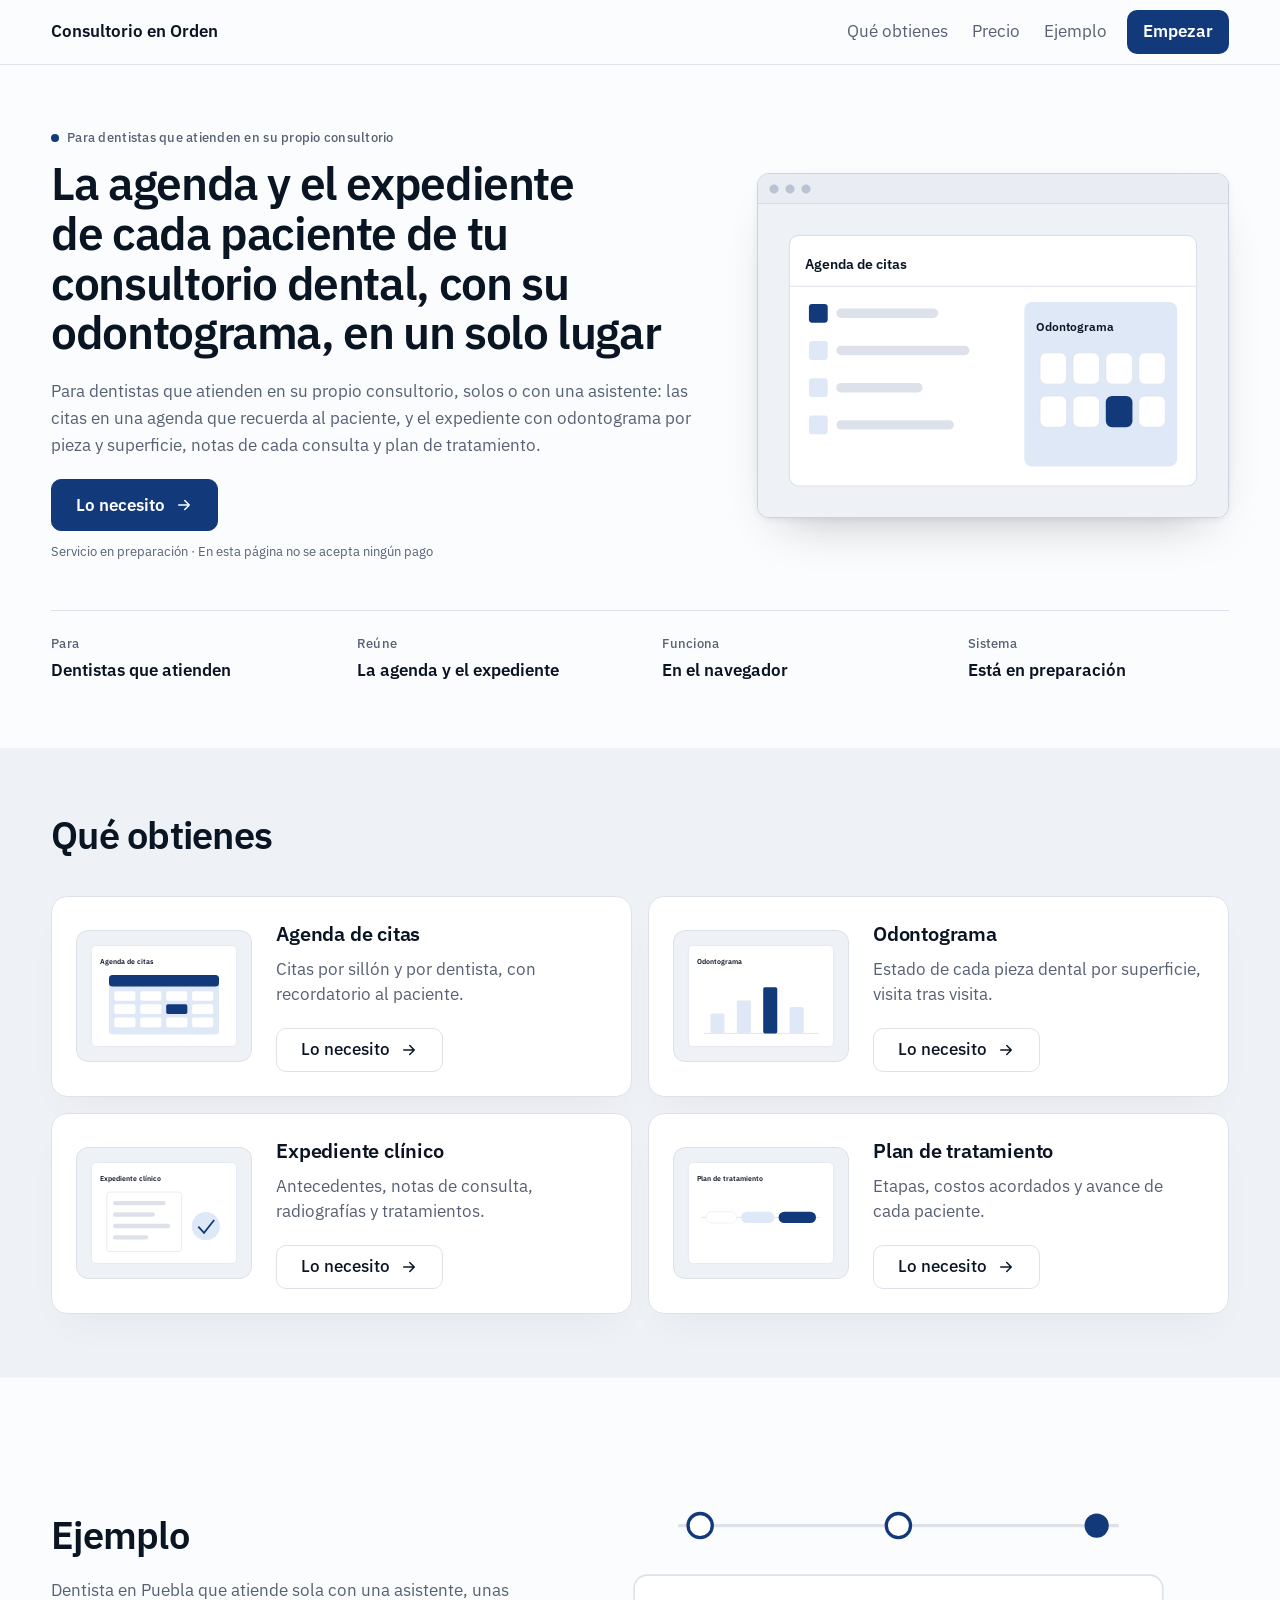
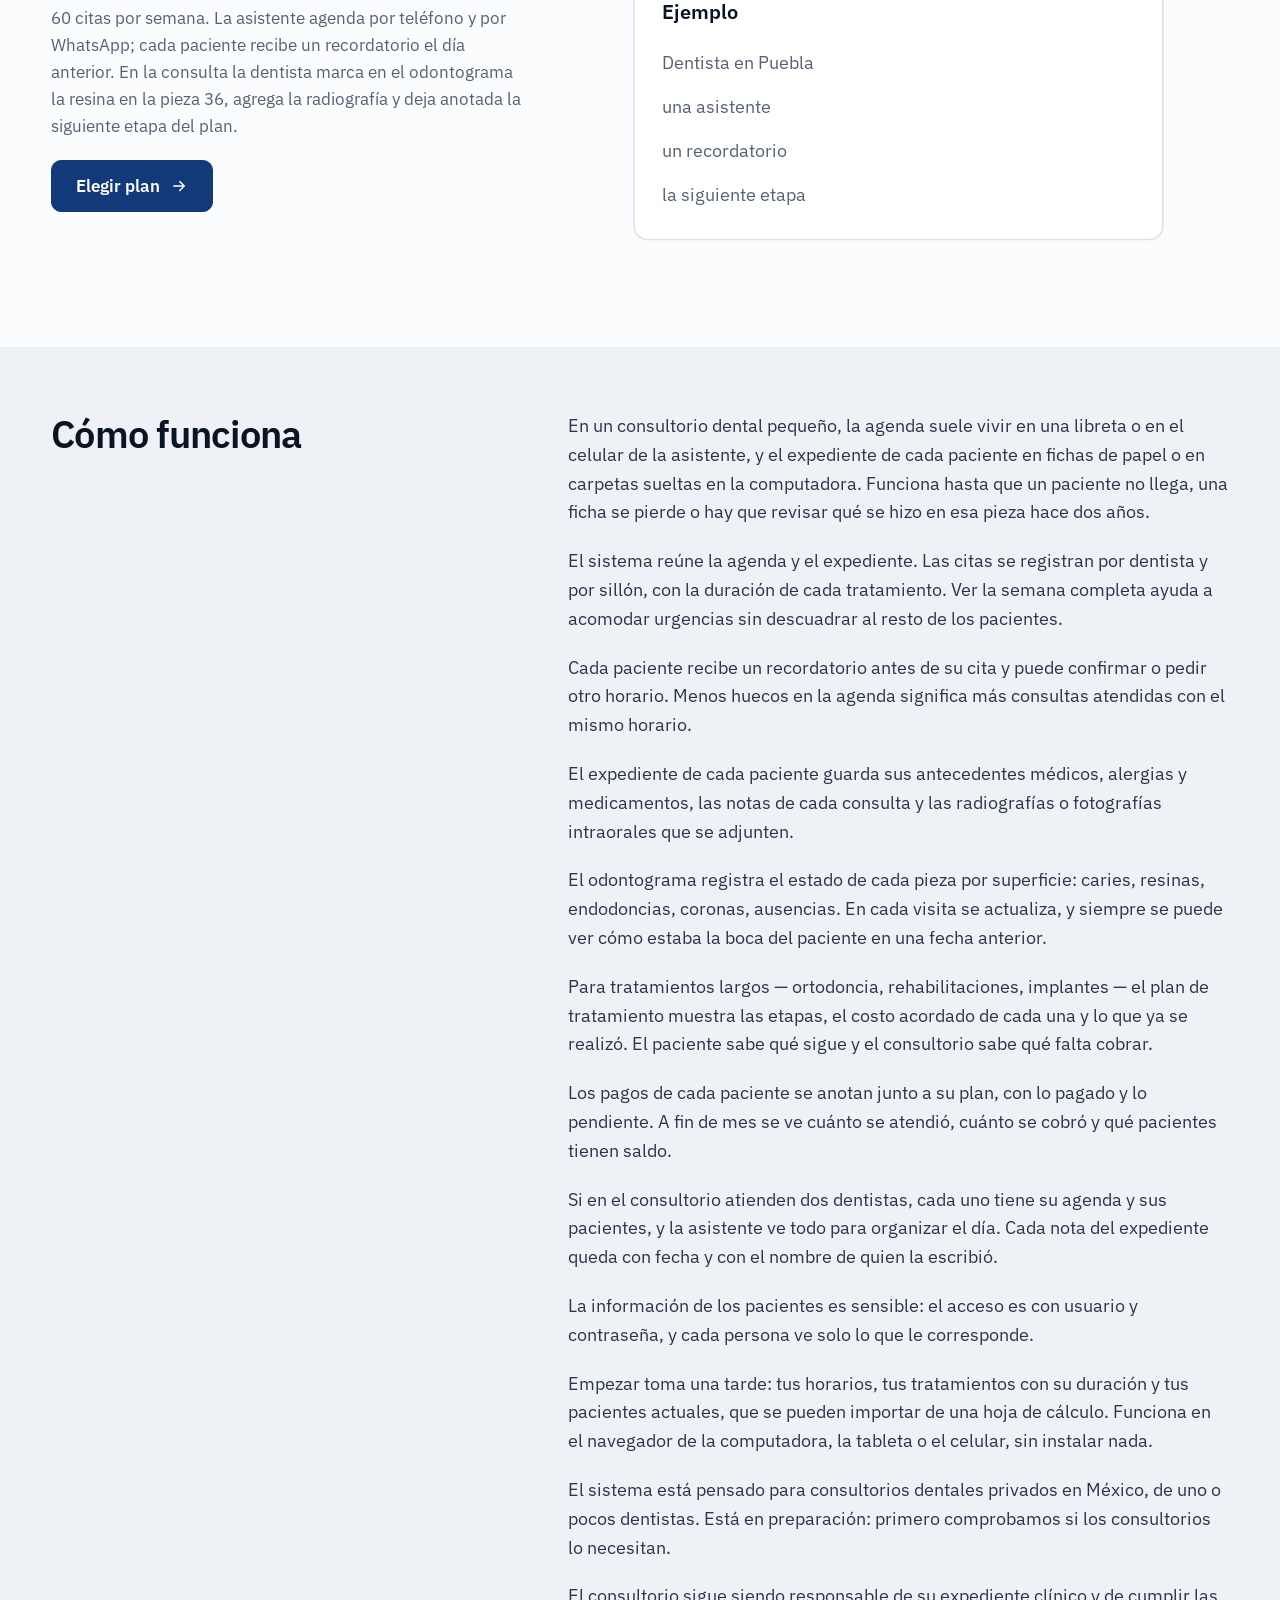
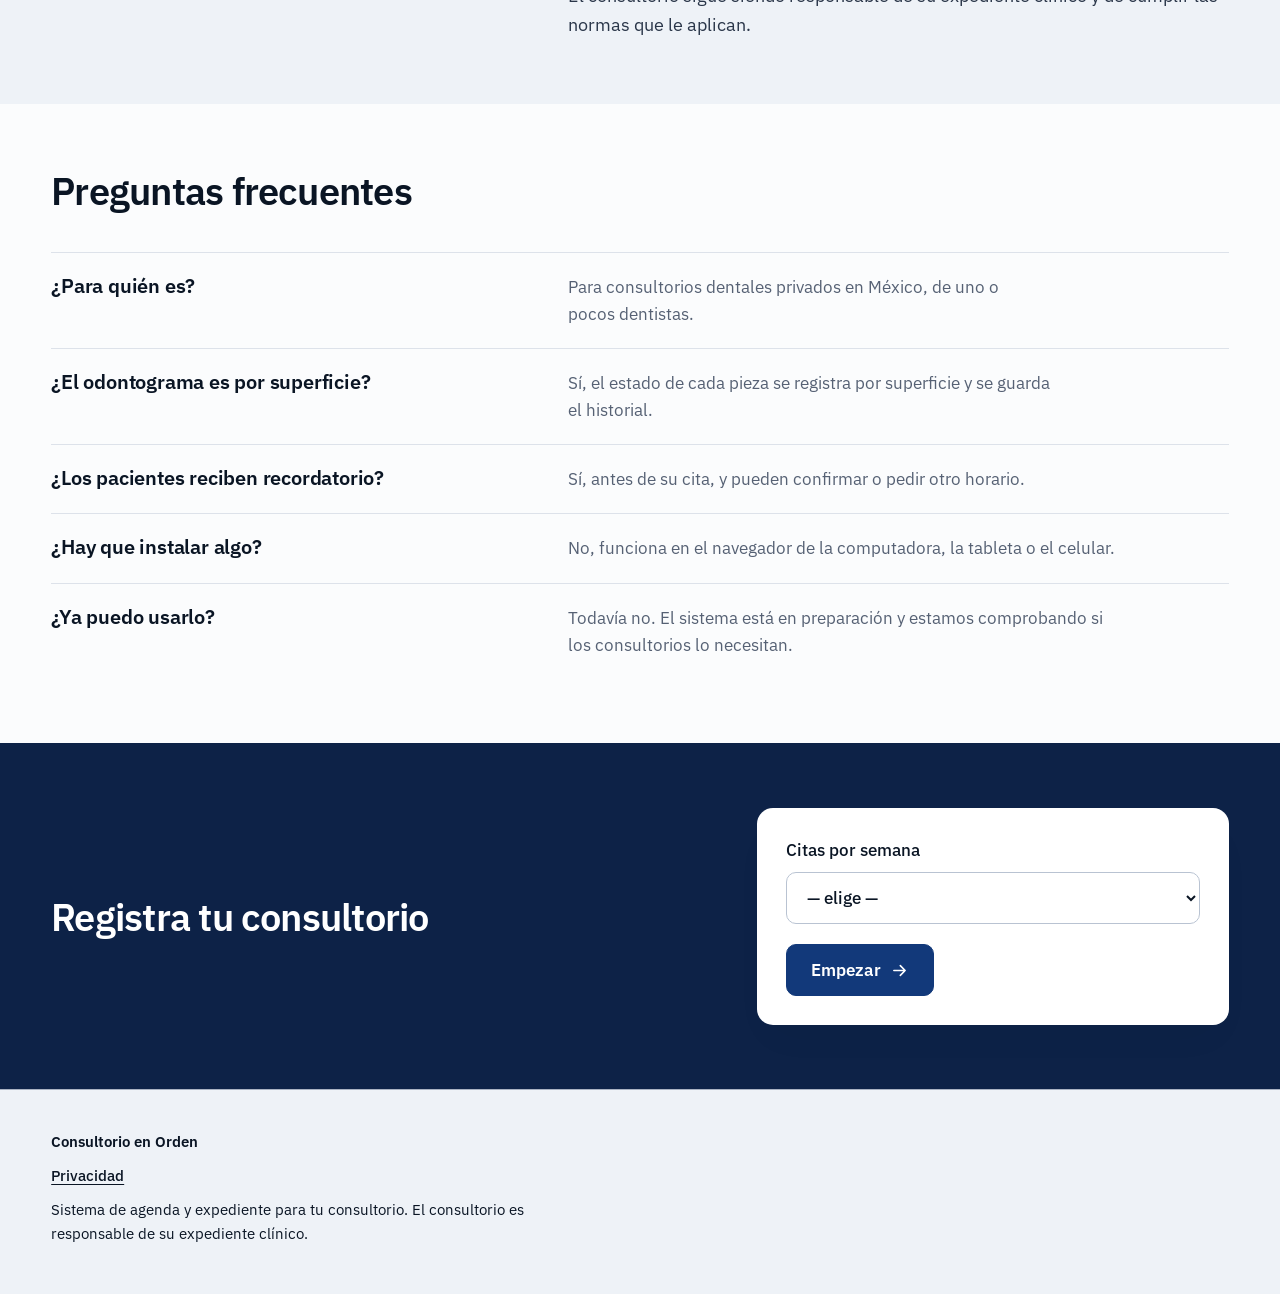
<file: index.html>
<!doctype html>
<html lang="es-MX">
<head>
<meta charset="utf-8">
<!-- Google Tag Manager -->
<script>(function(w,d,s,l,i){w[l]=w[l]||[];w[l].push({'gtm.start':
new Date().getTime(),event:'gtm.js'});var f=d.getElementsByTagName(s)[0],
j=d.createElement(s),dl=l!='dataLayer'?'&l='+l:'';j.async=true;j.src=
'https://www.googletagmanager.com/gtm.js?id='+i+dl;f.parentNode.insertBefore(j,f);
})(window,document,'script','dataLayer','GTM-TQSDMXL4');</script>
<!-- End Google Tag Manager -->
<meta name="viewport" content="width=device-width,initial-scale=1">
<link rel="canonical" href="https://consultoriomx.dokufolio.com/">
<title>Agenda y expediente dental para consultorios en México</title>
<meta name="description" content="Para consultorios dentales en México: agenda de citas con recordatorio y expediente de cada paciente con odontograma e historial de tratamientos.">
<link rel="icon" href="favicon.svg">
<link rel="stylesheet" href="style.css">
<link rel="preconnect" href="https://fonts.googleapis.com">
<link rel="preconnect" href="https://fonts.gstatic.com" crossorigin>
<link rel="stylesheet" href="https://fonts.googleapis.com/css2?family=IBM+Plex+Sans:wght@400;500;600&display=swap">
<link rel="stylesheet" href="variant.css">
<script src="smoke.js" defer></script>
<!-- faq-jsonld:start -->
<script type="application/ld+json">
{
 "@context": "https://schema.org",
 "@type": "FAQPage",
 "mainEntity": [
  {
   "@type": "Question",
   "name": "¿Para quién es?",
   "acceptedAnswer": {
    "@type": "Answer",
    "text": "Para consultorios dentales privados en México, de uno o pocos dentistas."
   }
  },
  {
   "@type": "Question",
   "name": "¿El odontograma es por superficie?",
   "acceptedAnswer": {
    "@type": "Answer",
    "text": "Sí, el estado de cada pieza se registra por superficie y se guarda el historial."
   }
  },
  {
   "@type": "Question",
   "name": "¿Los pacientes reciben recordatorio?",
   "acceptedAnswer": {
    "@type": "Answer",
    "text": "Sí, antes de su cita, y pueden confirmar o pedir otro horario."
   }
  },
  {
   "@type": "Question",
   "name": "¿Hay que instalar algo?",
   "acceptedAnswer": {
    "@type": "Answer",
    "text": "No, funciona en el navegador de la computadora, la tableta o el celular."
   }
  },
  {
   "@type": "Question",
   "name": "¿Ya puedo usarlo?",
   "acceptedAnswer": {
    "@type": "Answer",
    "text": "Todavía no. El sistema está en preparación y estamos comprobando si los consultorios lo necesitan."
   }
  }
 ]
}
</script>
<!-- faq-jsonld:end -->
</head>
<body>
<!-- Google Tag Manager (noscript) -->
<noscript><iframe src="https://www.googletagmanager.com/ns.html?id=GTM-TQSDMXL4"
height="0" width="0" style="display:none;visibility:hidden"></iframe></noscript>
<!-- End Google Tag Manager (noscript) -->

<header><div class="shell">
  <a class="home" href="index.html" data-ev="click_logo_home">Consultorio en Orden</a>
  <nav><a href="#que" data-ev="click_nav_que">Qué obtienes</a><a href="price.html" data-ev="click_nav_precio">Precio</a><a href="#ejemplo" data-ev="click_nav_ejemplo">Ejemplo</a><a href="#start" data-ev="click_nav_start">Empezar</a></nav>
</div></header>

<main class="shell">
  <section class="split">
    <div class="stack">
      <p class="meta rise"><span class="dot"></span> Para dentistas que atienden en su propio consultorio</p>
      <h1 class="rise" style="--i:1" data-len="xlong">La agenda y el expediente de cada paciente de tu consultorio dental, con su odontograma, en un solo lugar</h1>
      <p class="rise" style="--i:2">Para dentistas que atienden en su propio consultorio, solos o con una asistente: las citas en una agenda que recuerda al paciente, y el expediente con odontograma por pieza y superficie, notas de cada consulta y plan de tratamiento.</p>
      <a class="button rise" style="--i:3" href="price.html" data-ev="cta_click">Lo necesito</a>
      <p class="meta rise" style="--i:4">Servicio en preparación · En esta página no se acepta ningún pago</p>
    </div>
    <figure class="window rise" style="--i:2"><svg aria-hidden="true" focusable="false" class="shot" xmlns="http://www.w3.org/2000/svg" viewBox="0 0 1200 800"><rect width="1200" height="800" fill="#eef2f7" /><rect x="80" y="80" width="1040" height="640" rx="24" stroke="#dde2ea" stroke-width="3" fill="#ffffff" /><text x="120" y="165" font-size="36" font-weight="600" fill="#0a1524">Agenda de citas</text><line x1="80" y1="210" x2="1120" y2="210" stroke="#dde2ea" stroke-width="3" /><rect x="130" y="255" width="48" height="48" rx="8" fill="#12397a" /><rect x="200" y="267" width="260" height="24" rx="12" fill="#dde2ea" /><rect x="130" y="350" width="48" height="48" rx="8" fill="#dfe8f7" /><rect x="200" y="362" width="340" height="24" rx="12" fill="#dde2ea" /><rect x="130" y="445" width="48" height="48" rx="8" fill="#dfe8f7" /><rect x="200" y="457" width="220" height="24" rx="12" fill="#dde2ea" /><rect x="130" y="540" width="48" height="48" rx="8" fill="#dfe8f7" /><rect x="200" y="552" width="300" height="24" rx="12" fill="#dde2ea" /><rect x="680" y="250" width="390" height="420" rx="20" fill="#dfe8f7" /><text x="710" y="325" font-size="30" font-weight="600" fill="#0a1524">Odontograma</text><rect x="720" y="380" width="68" height="80" rx="16" stroke="#dde2ea" stroke-width="2" fill="#ffffff" /><rect x="804" y="380" width="68" height="80" rx="16" stroke="#dde2ea" stroke-width="2" fill="#ffffff" /><rect x="888" y="380" width="68" height="80" rx="16" stroke="#dde2ea" stroke-width="2" fill="#ffffff" /><rect x="972" y="380" width="68" height="80" rx="16" stroke="#dde2ea" stroke-width="2" fill="#ffffff" /><rect x="720" y="490" width="68" height="80" rx="16" stroke="#dde2ea" stroke-width="2" fill="#ffffff" /><rect x="804" y="490" width="68" height="80" rx="16" stroke="#dde2ea" stroke-width="2" fill="#ffffff" /><rect x="888" y="490" width="68" height="80" rx="16" fill="#12397a" /><rect x="972" y="490" width="68" height="80" rx="16" stroke="#dde2ea" stroke-width="2" fill="#ffffff" /></svg></figure>
    <dl class="facts">
      <div><dt>Para</dt><dd>Dentistas que atienden</dd></div>
      <div><dt>Reúne</dt><dd>La agenda y el expediente</dd></div>
      <div><dt>Funciona</dt><dd>En el navegador</dd></div>
      <div><dt>Sistema</dt><dd>Está en preparación</dd></div>
    </dl>
  </section>

  <section id="que" data-view="features_view">
    <div class="stack"><h2>Qué obtienes</h2></div>
    <div class="bento">
      <article class="tile stack reveal">
        <div class="art"><svg aria-hidden="true" focusable="false" xmlns="http://www.w3.org/2000/svg" viewBox="0 0 800 600"><rect width="800" height="600" fill="#eef2f7" /><rect x="70" y="70" width="660" height="460" rx="22" stroke="#dde2ea" stroke-width="3" fill="#ffffff" /><text x="110" y="155" font-size="32" font-weight="600" fill="#0a1524">Agenda de citas</text><rect x="150" y="205" width="500" height="270" rx="16" fill="#dfe8f7" /><rect x="150" y="205" width="500" height="52" rx="16" fill="#12397a" /><rect x="174" y="278" width="96" height="44" rx="8" fill="#ffffff" /><rect x="292" y="278" width="96" height="44" rx="8" fill="#ffffff" /><rect x="410" y="278" width="96" height="44" rx="8" fill="#ffffff" /><rect x="528" y="278" width="96" height="44" rx="8" fill="#ffffff" /><rect x="174" y="338" width="96" height="44" rx="8" fill="#ffffff" /><rect x="292" y="338" width="96" height="44" rx="8" fill="#ffffff" /><rect x="410" y="338" width="96" height="44" rx="8" fill="#12397a" /><rect x="528" y="338" width="96" height="44" rx="8" fill="#ffffff" /><rect x="174" y="398" width="96" height="44" rx="8" fill="#ffffff" /><rect x="292" y="398" width="96" height="44" rx="8" fill="#ffffff" /><rect x="410" y="398" width="96" height="44" rx="8" fill="#ffffff" /><rect x="528" y="398" width="96" height="44" rx="8" fill="#ffffff" /></svg></div>
        <h3>Agenda de citas</h3><p>Citas por sillón y por dentista, con recordatorio al paciente.</p>
        <a class="button quiet" href="price.html" data-ev="feature_agenda">Lo necesito</a>
      </article>
      <article class="tile stack reveal">
        <div class="art"><svg aria-hidden="true" focusable="false" xmlns="http://www.w3.org/2000/svg" viewBox="0 0 800 600"><rect width="800" height="600" fill="#eef2f7" /><rect x="70" y="70" width="660" height="460" rx="22" stroke="#dde2ea" stroke-width="3" fill="#ffffff" /><text x="110" y="155" font-size="32" font-weight="600" fill="#0a1524">Odontograma</text><line x1="140" y1="470" x2="660" y2="470" stroke="#dde2ea" stroke-width="4" /><rect x="170" y="380" width="64" height="90" rx="8" fill="#dfe8f7" /><rect x="290" y="320" width="64" height="150" rx="8" fill="#dfe8f7" /><rect x="410" y="260" width="64" height="210" rx="8" fill="#12397a" /><rect x="530" y="350" width="64" height="120" rx="8" fill="#dfe8f7" /></svg></div>
        <h3>Odontograma</h3><p>Estado de cada pieza dental por superficie, visita tras visita.</p>
        <a class="button quiet" href="price.html" data-ev="feature_odontograma">Lo necesito</a>
      </article>
      <article class="tile stack reveal">
        <div class="art"><svg aria-hidden="true" focusable="false" xmlns="http://www.w3.org/2000/svg" viewBox="0 0 800 600"><rect width="800" height="600" fill="#eef2f7" /><rect x="70" y="70" width="660" height="460" rx="22" stroke="#dde2ea" stroke-width="3" fill="#ffffff" /><text x="110" y="155" font-size="32" font-weight="600" fill="#0a1524">Expediente clínico</text><rect x="140" y="205" width="340" height="270" rx="12" stroke="#dde2ea" stroke-width="3" fill="#ffffff" /><rect x="168" y="245" width="240" height="20" rx="10" fill="#dde2ea" /><rect x="168" y="297" width="190" height="20" rx="10" fill="#dde2ea" /><rect x="168" y="349" width="260" height="20" rx="10" fill="#dde2ea" /><rect x="168" y="401" width="160" height="20" rx="10" fill="#dde2ea" /><circle cx="590" cy="360" r="64" fill="#dfe8f7" /><polyline points="556,362 582,390 628,332" fill="none" stroke="#12397a" stroke-width="8" /></svg></div>
        <h3>Expediente clínico</h3><p>Antecedentes, notas de consulta, radiografías y tratamientos.</p>
        <a class="button quiet" href="price.html" data-ev="feature_expediente">Lo necesito</a>
      </article>
      <article class="tile stack reveal">
        <div class="art"><svg aria-hidden="true" focusable="false" xmlns="http://www.w3.org/2000/svg" viewBox="0 0 800 600"><rect width="800" height="600" fill="#eef2f7" /><rect x="70" y="70" width="660" height="460" rx="22" stroke="#dde2ea" stroke-width="3" fill="#ffffff" /><text x="110" y="155" font-size="32" font-weight="600" fill="#0a1524">Plan de tratamiento</text><line x1="130" y1="320" x2="670" y2="320" stroke="#dde2ea" stroke-width="4" /><rect x="150" y="294" width="140" height="52" rx="26" stroke="#dde2ea" stroke-width="2" fill="#ffffff" /><rect x="310" y="294" width="150" height="52" rx="26" fill="#dfe8f7" /><rect x="480" y="294" width="170" height="52" rx="26" fill="#12397a" /></svg></div>
        <h3>Plan de tratamiento</h3><p>Etapas, costos acordados y avance de cada paciente.</p>
        <a class="button quiet" href="price.html" data-ev="feature_plan">Lo necesito</a>
      </article>
    </div>
  </section>

  <section id="ejemplo" data-view="example_view" class="split flip">
    <div class="stack">
      <h2>Ejemplo</h2>
      <p>Dentista en Puebla que atiende sola con una asistente, unas 60 citas por semana. La asistente agenda por teléfono y por WhatsApp; cada paciente recibe un recordatorio el día anterior. En la consulta la dentista marca en el odontograma la resina en la pieza 36, agrega la radiografía y deja anotada la siguiente etapa del plan.</p>
    <a class="button" href="price.html" data-ev="click_cta_after_example">Elegir plan</a>
    </div>
<svg aria-hidden="true" focusable="false" class="shot reveal" xmlns="http://www.w3.org/2000/svg" viewBox="0 0 1200 800"><rect width="1200" height="800" fill="#eef2f7" /><line x1="200" y1="150" x2="1000" y2="150" stroke="#dde2ea" stroke-width="6" /><circle cx="240" cy="150" r="22" fill="#ffffff" stroke="#12397a" stroke-width="6" /><circle cx="600" cy="150" r="22" fill="#ffffff" stroke="#12397a" stroke-width="6" /><circle cx="960" cy="150" r="22" fill="#12397a" /><rect x="120" y="240" width="960" height="480" rx="24" stroke="#dde2ea" stroke-width="3" fill="#ffffff" /><text x="170" y="320" font-size="36" font-weight="600" fill="#0a1524">Ejemplo</text><text x="170" y="410" font-size="32" fill="#566174">Dentista en Puebla</text><text x="170" y="490" font-size="32" fill="#566174">una asistente</text><text x="170" y="570" font-size="32" fill="#566174">un recordatorio</text><text x="170" y="650" font-size="32" fill="#566174">la siguiente etapa</text></svg>
  </section>
<!-- seo-tekst:start -->
  <section id="opis" class="split flip">
    <div class="stack"><h2>Cómo funciona</h2></div>
    <div class="stack">
      <p>En un consultorio dental pequeño, la agenda suele vivir en una libreta o en el celular de la asistente, y el expediente de cada paciente en fichas de papel o en carpetas sueltas en la computadora. Funciona hasta que un paciente no llega, una ficha se pierde o hay que revisar qué se hizo en esa pieza hace dos años.</p>
    <p>El sistema reúne la agenda y el expediente. Las citas se registran por dentista y por sillón, con la duración de cada tratamiento. Ver la semana completa ayuda a acomodar urgencias sin descuadrar al resto de los pacientes.</p>
    <p>Cada paciente recibe un recordatorio antes de su cita y puede confirmar o pedir otro horario. Menos huecos en la agenda significa más consultas atendidas con el mismo horario.</p>
    <p>El expediente de cada paciente guarda sus antecedentes médicos, alergias y medicamentos, las notas de cada consulta y las radiografías o fotografías intraorales que se adjunten.</p>
    <p>El odontograma registra el estado de cada pieza por superficie: caries, resinas, endodoncias, coronas, ausencias. En cada visita se actualiza, y siempre se puede ver cómo estaba la boca del paciente en una fecha anterior.</p>
    <p>Para tratamientos largos — ortodoncia, rehabilitaciones, implantes — el plan de tratamiento muestra las etapas, el costo acordado de cada una y lo que ya se realizó. El paciente sabe qué sigue y el consultorio sabe qué falta cobrar.</p>
    <p>Los pagos de cada paciente se anotan junto a su plan, con lo pagado y lo pendiente. A fin de mes se ve cuánto se atendió, cuánto se cobró y qué pacientes tienen saldo.</p>
    <p>Si en el consultorio atienden dos dentistas, cada uno tiene su agenda y sus pacientes, y la asistente ve todo para organizar el día. Cada nota del expediente queda con fecha y con el nombre de quien la escribió.</p>
    <p>La información de los pacientes es sensible: el acceso es con usuario y contraseña, y cada persona ve solo lo que le corresponde.</p>
    <p>Empezar toma una tarde: tus horarios, tus tratamientos con su duración y tus pacientes actuales, que se pueden importar de una hoja de cálculo. Funciona en el navegador de la computadora, la tableta o el celular, sin instalar nada.</p>
    <p>El sistema está pensado para consultorios dentales privados en México, de uno o pocos dentistas. Está en preparación: primero comprobamos si los consultorios lo necesitan.</p>
    <p>El consultorio sigue siendo responsable de su expediente clínico y de cumplir las normas que le aplican.</p>
    </div>
  </section>
  <section id="faq">
    <div class="stack"><h2>Preguntas frecuentes</h2></div>
    <div class="rows">
      <div class="split flip"><h3>¿Para quién es?</h3><p>Para consultorios dentales privados en México, de uno o pocos dentistas.</p></div>
      <div class="split flip"><h3>¿El odontograma es por superficie?</h3><p>Sí, el estado de cada pieza se registra por superficie y se guarda el historial.</p></div>
      <div class="split flip"><h3>¿Los pacientes reciben recordatorio?</h3><p>Sí, antes de su cita, y pueden confirmar o pedir otro horario.</p></div>
      <div class="split flip"><h3>¿Hay que instalar algo?</h3><p>No, funciona en el navegador de la computadora, la tableta o el celular.</p></div>
      <div class="split flip"><h3>¿Ya puedo usarlo?</h3><p>Todavía no. El sistema está en preparación y estamos comprobando si los consultorios lo necesitan.</p></div>
    </div>
  </section>
<!-- seo-tekst:end -->
  <section id="start" data-view="start_view" class="split">
    <div class="stack">
      <h2>Registra tu consultorio</h2>
    </div>
    <div class="tile stack">
      <label>Citas por semana<select data-ev-focus="form_start"><option value="">— elige —</option><option>Menos de 30</option><option>30–80</option><option>80–150</option><option>Más de 150</option></select></label>
      <a class="button" href="price.html" data-ev="form_submit_click">Empezar</a>
    </div>
  </section>
</main>

<footer><div class="shell">
  <p><b>Consultorio en Orden</b></p>
  <p><a href="privacy.html" data-ev="click_legal_privacy">Privacidad</a></p>
  <p>Sistema de agenda y expediente para tu consultorio. El consultorio es responsable de su expediente clínico.</p>
</div></footer>

</body>
</html>
</file>
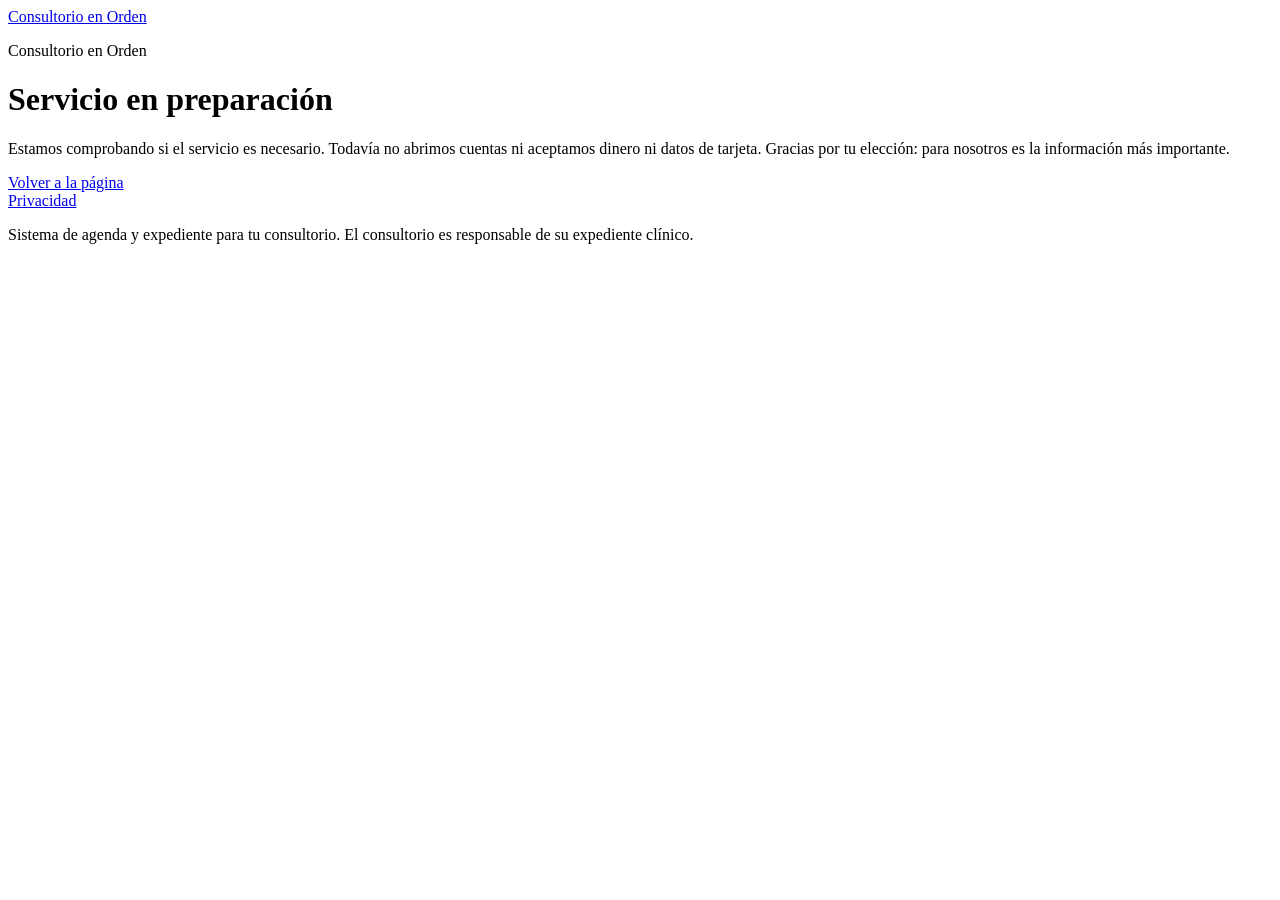
<file: pay.html>
<!doctype html>
<html lang="es-MX">
<head>
<meta charset="utf-8">
<!-- Google Tag Manager -->
<script>(function(w,d,s,l,i){w[l]=w[l]||[];w[l].push({'gtm.start':
new Date().getTime(),event:'gtm.js'});var f=d.getElementsByTagName(s)[0],
j=d.createElement(s),dl=l!='dataLayer'?'&l='+l:'';j.async=true;j.src=
'https://www.googletagmanager.com/gtm.js?id='+i+dl;f.parentNode.insertBefore(j,f);
})(window,document,'script','dataLayer','GTM-TQSDMXL4');</script>
<!-- End Google Tag Manager -->
<meta name="viewport" content="width=device-width,initial-scale=1">
<link rel="canonical" href="https://consultoriomx.dokufolio.com/pay.html">
<title>Consultorio en Orden — el pago aún no está disponible</title>
<meta name="robots" content="noindex,nofollow">
<link rel="icon" href="favicon.svg">
<link rel="stylesheet" href="style.css">
<script src="smoke.js" defer></script>
</head>
<body data-page="pay">
<!-- Google Tag Manager (noscript) -->
<noscript><iframe src="https://www.googletagmanager.com/ns.html?id=GTM-TQSDMXL4"
height="0" width="0" style="display:none;visibility:hidden"></iframe></noscript>
<!-- End Google Tag Manager (noscript) -->
<header class="site"><div class="wrap bar">
  <a class="brand" href="index.html" data-ev="click_logo_home"><span class="mark"></span>Consultorio en Orden</a>
</div></header>
<main class="page"><div class="wrap narrow center">
  <p class="eyebrow">Consultorio en Orden</p>
  <h1>Servicio en preparación</h1>
  <p class="lead">Estamos comprobando si el servicio es necesario. Todavía no abrimos cuentas ni aceptamos dinero ni datos de tarjeta. Gracias por tu elección: para nosotros es la información más importante.</p>
  <p class="note" data-show="plan" hidden>Tu elección de plan se ha registrado de forma anónima, sin tus datos.</p>
  <p class="note" data-show="feature" hidden>Tu elección de función se ha registrado de forma anónima, sin tus datos.</p>
  <p class="note" data-show="intent" hidden>Tu solicitud se ha registrado de forma anónima, sin tus datos ni documentos.</p>
  <div class="actions"><a class="btn primary" href="index.html" data-ev="click_back">Volver a la página</a></div>
  <p class="note" data-show="sent" hidden>Gracias: te escribiremos una sola vez, cuando el servicio empiece.</p>
  <div id="email-box" class="card" style="margin:44px auto 0;max-width:560px;text-align:left"><h2>Aviso de lanzamiento</h2><p>Si quieres, deja tu correo electrónico y te enviaremos un solo mensaje cuando el servicio empiece. El campo es opcional.</p><div data-form-slot></div><p class="note" style="margin:6px 0 0"><a href="privacy.html" data-ev="click_legal_privacy">Privacidad</a></p></div>
</div></main>
<footer class="site-foot"><div class="wrap">
  <p style="margin:0"><a href="privacy.html" data-ev="click_legal_privacy">Privacidad</a></p>
  <p class="muted">Sistema de agenda y expediente para tu consultorio. El consultorio es responsable de su expediente clínico.</p>
</div></footer>
</body>
</html>
</file>
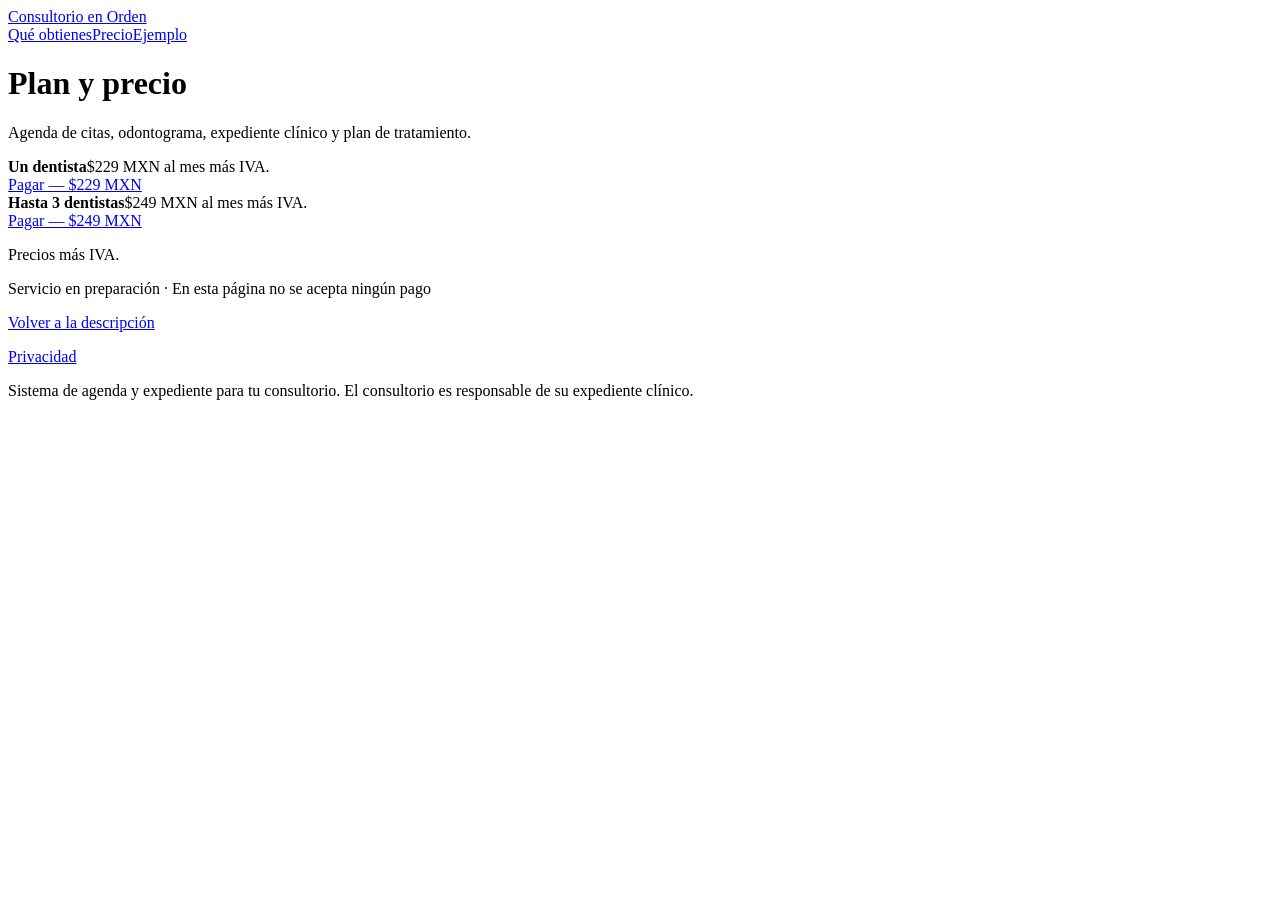
<file: price.html>
<!doctype html>
<html lang="es-MX">
<head>
<meta charset="utf-8">
<!-- Google Tag Manager -->
<script>(function(w,d,s,l,i){w[l]=w[l]||[];w[l].push({'gtm.start':
new Date().getTime(),event:'gtm.js'});var f=d.getElementsByTagName(s)[0],
j=d.createElement(s),dl=l!='dataLayer'?'&l='+l:'';j.async=true;j.src=
'https://www.googletagmanager.com/gtm.js?id='+i+dl;f.parentNode.insertBefore(j,f);
})(window,document,'script','dataLayer','GTM-TQSDMXL4');</script>
<!-- End Google Tag Manager -->
<meta name="viewport" content="width=device-width,initial-scale=1">
<link rel="canonical" href="https://consultoriomx.dokufolio.com/price.html">
<title>Precio — agenda y expediente dental en México</title>
<meta name="description" content="Precio mensual de agenda de citas y expediente con odontograma para consultorios dentales privados en México.">
<link rel="icon" href="favicon.svg">
<link rel="stylesheet" href="style.css">
<script src="smoke.js" defer></script>
<script>
  /* Página de precios abierta — price_view vía smoke.js (window.smokeTrack). */
  document.addEventListener("DOMContentLoaded", function () { if (window.smokeTrack) window.smokeTrack("price_view"); });
</script>
</head>
<body data-page="price">
<!-- Google Tag Manager (noscript) -->
<noscript><iframe src="https://www.googletagmanager.com/ns.html?id=GTM-TQSDMXL4"
height="0" width="0" style="display:none;visibility:hidden"></iframe></noscript>
<!-- End Google Tag Manager (noscript) -->

<header><div class="wrap">
  <div class="logo"><a href="index.html" data-ev="click_logo_home">Consultorio en Orden</a></div>
  <nav class="top"><a href="index.html#que" data-ev="click_nav_que">Qué obtienes</a><a href="price.html" data-ev="click_nav_precio">Precio</a><a href="index.html#ejemplo" data-ev="click_nav_ejemplo">Ejemplo</a></nav>
</div></header>

<div class="wrap">
  <div class="hero">
    <h1>Plan y precio</h1>
    <p class="sub">Agenda de citas, odontograma, expediente clínico y plan de tratamiento.</p>
  </div>

  <section id="precio">
    <div class="grid">
      <div class="card"><b>Un dentista</b><span>$229 MXN al mes más IVA.</span><br><a class="btn" href="pay.html?plan=uno" data-ev="payment_click click_pay_uno">Pagar — $229 MXN</a></div>
      <div class="card"><b>Hasta 3 dentistas</b><span>$249 MXN al mes más IVA.</span><br><a class="btn" href="pay.html?plan=dos" data-ev="payment_click click_pay_dos">Pagar — $249 MXN</a></div>
    </div>
    <p class="note nalog">Precios más IVA.</p>
    <p class="cta-note">Servicio en preparación · En esta página no se acepta ningún pago</p>
    <div class="actions"><a class="btn" href="index.html" data-ev="click_back">Volver a la descripción</a></div>
  </section>
</div>

<footer><div class="wrap">
  <p><a href="privacy.html" data-ev="click_legal_privacy">Privacidad</a></p>
  <p class="muted">Sistema de agenda y expediente para tu consultorio. El consultorio es responsable de su expediente clínico.</p>
</div></footer>

</body>
</html>
</file>
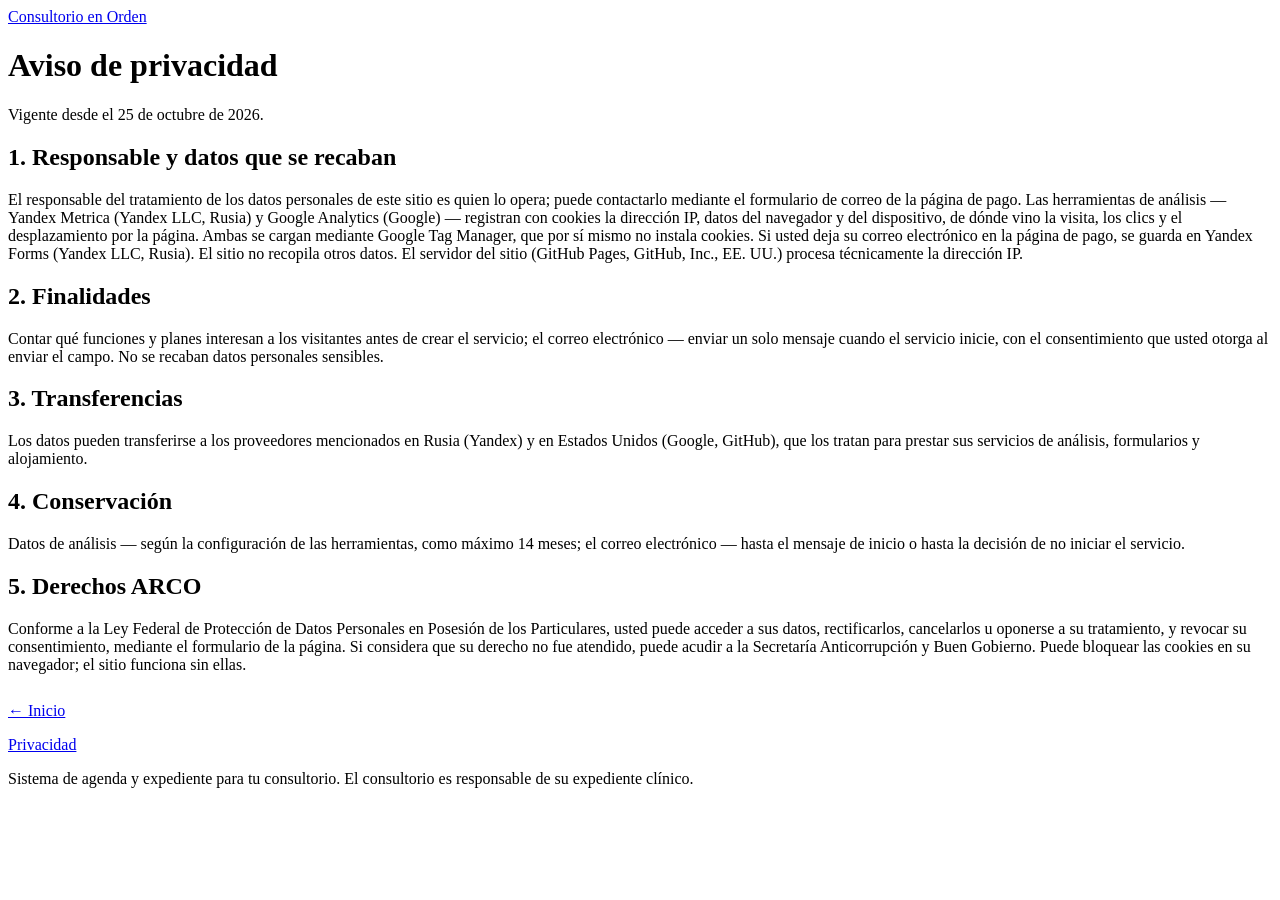
<file: privacy.html>
<!doctype html>
<html lang="es-MX">
<head>
<meta charset="utf-8">
<!-- Google Tag Manager -->
<script>(function(w,d,s,l,i){w[l]=w[l]||[];w[l].push({'gtm.start':
new Date().getTime(),event:'gtm.js'});var f=d.getElementsByTagName(s)[0],
j=d.createElement(s),dl=l!='dataLayer'?'&l='+l:'';j.async=true;j.src=
'https://www.googletagmanager.com/gtm.js?id='+i+dl;f.parentNode.insertBefore(j,f);
})(window,document,'script','dataLayer','GTM-TQSDMXL4');</script>
<!-- End Google Tag Manager -->
<meta name="viewport" content="width=device-width,initial-scale=1">
<link rel="canonical" href="https://consultoriomx.dokufolio.com/privacy.html">
<title>Consultorio en Orden — Aviso de privacidad</title>
<meta name="description" content="Consultorio en Orden: qué datos recoge el sitio, para qué, adónde van, cuánto se conservan y sus derechos.">
<link rel="icon" href="favicon.svg">
<link rel="stylesheet" href="style.css">
<script src="smoke.js" defer></script>
</head>
<body>
<!-- Google Tag Manager (noscript) -->
<noscript><iframe src="https://www.googletagmanager.com/ns.html?id=GTM-TQSDMXL4"
height="0" width="0" style="display:none;visibility:hidden"></iframe></noscript>
<!-- End Google Tag Manager (noscript) -->
<header class="site"><div class="wrap bar">
  <a class="brand" href="index.html" data-ev="click_logo_home"><span class="mark"></span>Consultorio en Orden</a>
</div></header>
<main class="page"><div class="wrap narrow doc">
  <h1>Aviso de privacidad</h1>
  <p class="lead">Vigente desde el 25 de octubre de 2026.</p>
  <h2>1. Responsable y datos que se recaban</h2>
  <p>El responsable del tratamiento de los datos personales de este sitio es quien lo opera; puede contactarlo mediante el formulario de correo de la página de pago. Las herramientas de análisis — Yandex Metrica (Yandex LLC, Rusia) y Google Analytics (Google) — registran con cookies la dirección IP, datos del navegador y del dispositivo, de dónde vino la visita, los clics y el desplazamiento por la página. Ambas se cargan mediante Google Tag Manager, que por sí mismo no instala cookies. Si usted deja su correo electrónico en la página de pago, se guarda en Yandex Forms (Yandex LLC, Rusia). El sitio no recopila otros datos. El servidor del sitio (GitHub Pages, GitHub, Inc., EE. UU.) procesa técnicamente la dirección IP.</p>
  <h2>2. Finalidades</h2>
  <p>Contar qué funciones y planes interesan a los visitantes antes de crear el servicio; el correo electrónico — enviar un solo mensaje cuando el servicio inicie, con el consentimiento que usted otorga al enviar el campo. No se recaban datos personales sensibles.</p>
  <h2>3. Transferencias</h2>
  <p>Los datos pueden transferirse a los proveedores mencionados en Rusia (Yandex) y en Estados Unidos (Google, GitHub), que los tratan para prestar sus servicios de análisis, formularios y alojamiento.</p>
  <h2>4. Conservación</h2>
  <p>Datos de análisis — según la configuración de las herramientas, como máximo 14 meses; el correo electrónico — hasta el mensaje de inicio o hasta la decisión de no iniciar el servicio.</p>
  <h2>5. Derechos ARCO</h2>
  <p>Conforme a la Ley Federal de Protección de Datos Personales en Posesión de los Particulares, usted puede acceder a sus datos, rectificarlos, cancelarlos u oponerse a su tratamiento, y revocar su consentimiento, mediante el formulario de la página. Si considera que su derecho no fue atendido, puede acudir a la Secretaría Anticorrupción y Buen Gobierno. Puede bloquear las cookies en su navegador; el sitio funciona sin ellas.</p>
  <p style="margin-top:28px"><a href="index.html" data-ev="click_legal_back">&larr; Inicio</a></p>
</div></main>
<footer class="site-foot"><div class="wrap">
  <p style="margin:0"><a href="privacy.html" data-ev="click_legal_privacy">Privacidad</a></p>
  <p class="muted">Sistema de agenda y expediente para tu consultorio. El consultorio es responsable de su expediente clínico.</p>
</div></footer>
</body>
</html>
</file>
<file: style.css>
/* Общая база смоков (СМ-23): стиль — один на все смоки, правит «Смоки» в super-romeo/smoki-base. */
@import url("https://super-romeo.github.io/smoki-base/v1/style.css");
</file>
<file: variant.css>
/* Final sample v13 — one layer (СМ-45): tokens in :root, then general rules.
   Owner's ten choices: layout 17 · IBM Plex Sans · navy palette · background 06 (grey bands, dark form band) ·
   shape 02 (medium radius) · cards 05 (2×2, picture on the side) · hero 07 (picture in a window frame) ·
   density 02 (compact) · header 07 (button in header, light-grey footer) · motion 04 (load cascade only).
   Four commands on top: polish (whole) · emil-design-eng (interaction layer, no image placeholder colour) ·
   mobile-native (safe areas, footer press) · typeset (measure, leading and tracking per role, fallback face). */

/* fallback with Plex metrics: the swap from Segoe UI / Arial does not reflow lines */
@font-face { font-family: "Plex Fallback"; src: local("Segoe UI"), local("Arial"); size-adjust: 101.7%; ascent-override: 100.8%; descent-override: 27%; line-gap-override: 0%; }

:root {
  /* colour — one blue accent; white text on it passes AA */
  --canvas: #fbfcfd;
  --surface: #ffffff;
  --ink: #0a1524;
  --steel: #566174;
  --line: #dde2ea;
  --line-strong: #b9c3d2;
  --accent: #12397a;
  --accent-hover: #0d2247;              /* the dark band colour, no new hue */
  --accent-wash: #dfe8f7;
  --focus: #2f6fd6;
  --band-grey: #eef2f7;
  --band-dark: #0d2247;
  --shadow: 0 20px 40px -15px rgba(0, 0, 0, .05);
  /* type — one family; the larger the type, the tighter tracking and leading */
  --font-sans: "IBM Plex Sans", "Plex Fallback", "Segoe UI", system-ui, sans-serif;
  --text-display: clamp(2.25rem, 5vw, 3.75rem);
  --text-h2: clamp(1.75rem, 3vw, 2.5rem);
  --text-h3: 1.25rem;
  --text-body: 1.0625rem;
  --text-meta: .8125rem;
  --tracking-display: -.03em;
  --tracking: -.02em;
  --tracking-h3: -.01em;
  --leading-display: 1.08;
  --leading-tight: 1.15;
  --leading-h3: 1.3;
  --leading-body: 1.6;                  /* 1.55 on phones */
  --leading-snug: 1.5;                  /* short measure in cards */
  --measure: 56ch;                      /* about 70 characters of Plex per line */
  --measure-lead: 41.5rem;               /* hero lead keeps two lines at 1280; rem, because ch on an animated element can resolve against the fallback face */
  /* space, shape */
  --max: 1400px;
  --gutter: clamp(1rem, 4vw, 4rem);
  --section: 4rem;                      /* 3rem on phones */
  --gap: clamp(1.5rem, 3.5vw, 3.5rem);
  --head-gap: clamp(1.75rem, 3vw, 2.5rem);
  --pad-card: 1.75rem;                  /* 1.5rem on phones */
  --radius-card: 1rem;
  --radius-inner: .75rem;
  --radius-control: .625rem;            /* fields, buttons, header links */
  --header-h: 65px;                     /* sticky header with its border; 57px on phones */
  /* motion — UI feedback under 300ms */
  --ease-out: cubic-bezier(.23, 1, .32, 1);
  --dur: .15s;                          /* hover, colour */
  --dur-press: .16s;
  --dur-rise: .5s;                      /* first-screen cascade item */
  --stagger: 60ms;
  --press: .97;
  --arrow: url("data:image/svg+xml,%3Csvg xmlns='http://www.w3.org/2000/svg' viewBox='0 0 24 24' fill='none' stroke='%23000' stroke-width='2' stroke-linecap='round' stroke-linejoin='round'%3E%3Cpath d='M5 12h14M13 6l6 6-6 6'/%3E%3C/svg%3E");
}
@media (max-width: 767px) {
  :root { --section: 3rem; --gap: max(2rem, 5vw); --pad-card: 1.5rem; --leading-body: 1.55; --header-h: 57px; }
}

/* base */
*, *::before, *::after { box-sizing: border-box; }
html { scroll-behavior: smooth; scroll-padding-top: var(--header-h); -webkit-text-size-adjust: 100%; text-size-adjust: 100%; }
body { margin: 0; background: var(--canvas); color: var(--ink); font: 400 var(--text-body)/var(--leading-body) var(--font-sans); -webkit-font-smoothing: antialiased; -moz-osx-font-smoothing: grayscale; text-rendering: optimizeLegibility; font-synthesis: none; }
h1, h2, h3 { margin: 0; color: var(--ink); font-weight: 600; letter-spacing: var(--tracking); line-height: var(--leading-tight); text-wrap: balance; }
h1 { font-size: var(--text-display); letter-spacing: var(--tracking-display); line-height: var(--leading-display); }
/* long headlines (German, Polish, Russian…): the page sets data-len on h1 — long: over 70 characters, xlong: over 100 */
h1[data-len="long"] { --text-display: clamp(2.125rem, 4vw, 3.125rem); }
h1[data-len="xlong"] { --text-display: clamp(2rem, 3.6vw, 2.875rem); }
h3, dd { hyphens: auto; hyphenate-limit-chars: 12 4 4; }   /* long words in narrow cards and facts; the headline is not hyphenated */
h2 { font-size: var(--text-h2); }
h3 { font-size: var(--text-h3); letter-spacing: var(--tracking-h3); line-height: var(--leading-h3); }
p { margin: 0; color: var(--steel); max-width: var(--measure); }
h1 + p { max-width: var(--measure-lead); }
p, dd { text-wrap: pretty; }
h1, h2, h3, p, dd { overflow-wrap: anywhere; }   /* anywhere, not break-word: it also shrinks the column's minimum width */
.tile p { hyphens: auto; }
b { font-weight: 600; color: var(--ink); }
a { color: inherit; text-decoration-thickness: from-font; text-underline-offset: .2em; }
img { max-width: 100%; -webkit-user-drag: none; }
::selection { background: var(--accent-wash); color: var(--ink); }
:focus-visible, select:focus { outline: 2px solid var(--focus); outline-offset: 3px; }
select:focus:not(:focus-visible) { outline: 0; }

/* layout */
.shell { max-width: var(--max); margin: 0 auto; padding: 0 max(var(--gutter), env(safe-area-inset-right, 0px)) 0 max(var(--gutter), env(safe-area-inset-left, 0px)); }
section { padding: var(--section) 0; border-top: 1px solid transparent; }   /* 1px seam between blocks */
main > section:first-child { border-top: 0; }
main > section:not(.split) > * + * { margin-top: var(--head-gap); }
.split { display: grid; grid-template-columns: var(--cols, minmax(0, 7fr) minmax(0, 5fr)); gap: 1.5rem var(--gap); }
.flip { --cols: minmax(0, 5fr) minmax(0, 7fr); }
.split:has(> .stack + p) { --cols: minmax(0, 1fr); row-gap: .625rem; }   /* a bare sub-line sits under its heading */
section.split > .stack:first-child { align-self: center; }                 /* the shorter side centres against the taller */
.stack { display: grid; gap: 1.25rem; align-content: start; justify-items: start; }
.split > *, .stack > *, .bento > * { min-width: 0; }   /* a long word must wrap inside its column, not widen it (rollout: German pages) */
.stack > .meta + :is(h1, h2) { margin-top: -.5rem; }                       /* eyebrow belongs to its heading */
.stack > h3 + p { margin-top: -.625rem; }                                  /* card title belongs to its text */
.bento { display: grid; grid-template-columns: repeat(2, minmax(0, 1fr)); gap: 1rem; }

/* block backgrounds: grey bands, one dark form band (full-bleed) */
main > section:has(> .bento), #opis { --band: var(--band-grey); }   /* cards block by structure: every page has its own id */
#start { --band: var(--band-dark); --ink: #ffffff; --steel: #c3cee2; --accent-wash: rgba(255, 255, 255, .12); --focus: #9dbcf5; color: var(--ink); }
main > section:has(> .bento), #opis, #start { background: var(--band); box-shadow: 0 0 0 100vmax var(--band); clip-path: inset(0 -100vmax); }
#start .tile { --ink: #0a1524; --steel: #566174; --accent-wash: #dfe8f7; --focus: #2f6fd6; color: var(--ink); border-color: transparent; }
#start .tile select { border-color: var(--line-strong); }

/* long text: heading on the left, one column of text on the right, darker and larger than card text */
#opis > .stack:first-child { align-self: start; }
#opis > .stack + .stack > p { color: #2a3649; font-size: 1.125rem; max-width: 62ch; }

/* header, footer */
header { position: sticky; top: 0; z-index: 10; background: rgba(251, 252, 253, .86); -webkit-backdrop-filter: blur(12px); backdrop-filter: blur(12px); border-bottom: 1px solid var(--line); }
header .shell { display: flex; flex-wrap: wrap; align-items: center; justify-content: space-between; min-height: 64px; }
header nav { display: flex; flex-wrap: wrap; }
header a { display: inline-flex; align-items: center; min-height: 44px; padding: 0 .75rem; border-radius: var(--radius-control); color: var(--steel); text-decoration: none; transition: background-color var(--dur) ease, color var(--dur) ease, transform var(--dur-press) var(--ease-out); }
header a:active { color: var(--ink); }
header .home { margin-left: -.75rem; color: var(--ink); font-weight: 600; }
header nav a:last-child { margin-left: .5rem; padding: 0 1rem; background: var(--accent); color: #fff; font-weight: 600; }
header nav a:last-child:active { color: #fff; }
footer { padding: 2.5rem 0 calc(3rem + env(safe-area-inset-bottom, 0px)); background: var(--band-grey); color: var(--ink); border-top: 1px solid var(--line); font-size: .9375rem; }
footer a, footer p { color: var(--ink); }
footer a { display: inline-flex; align-items: center; min-height: 44px; font-weight: 500; transition: color var(--dur) ease, opacity var(--dur) ease; }

/* components */
.meta { display: inline-flex; align-items: center; gap: .5rem; font: 500 var(--text-meta)/1.4 var(--font-sans); letter-spacing: .02em; color: var(--steel); }
.button + .meta { margin-top: -.5rem; font-weight: 400; letter-spacing: 0; }   /* note under a button reads as body text */
.soft { color: var(--steel); }
h1 .soft { color: var(--accent); }   /* the benefit half of the headline: accent, not grey */
.dot { width: 8px; height: 8px; flex: none; border-radius: 50%; background: var(--accent); }
.button { display: inline-flex; align-items: center; justify-content: center; gap: .6rem; min-height: 52px; padding: 0 1.5rem; border: 1px solid var(--accent); border-radius: var(--radius-control); background: var(--accent); color: #ffffff; font-weight: 600; text-decoration: none; transition: transform var(--dur-press) var(--ease-out), background-color var(--dur) ease, border-color var(--dur) ease; }
.button::after { content: ""; width: 1.1em; height: 1.1em; background: currentColor; -webkit-mask: var(--arrow) center / contain no-repeat; mask: var(--arrow) center / contain no-repeat; transition: transform var(--dur-press) var(--ease-out); }
.button.quiet { min-height: 44px; border-color: var(--line); background: var(--surface); color: var(--ink); font-weight: 500; }
.button:active, header nav a:last-child:active { transform: scale(var(--press)); }
header a, .button, footer a, select, label { -webkit-tap-highlight-color: transparent; touch-action: manipulation; }
header a, .button { -webkit-user-select: none; user-select: none; }
.tile { padding: var(--pad-card); background: var(--surface); border: 1px solid var(--line); border-radius: var(--radius-card); box-shadow: var(--shadow); }
.tile p { line-height: var(--leading-snug); }
.art { width: 100%; aspect-ratio: 4 / 3; overflow: hidden; border-radius: var(--radius-inner); background: var(--canvas); }
.art img, .art svg { display: block; width: 100%; height: 100%; object-fit: cover; border-radius: inherit; }   /* picture: image file or inline drawing */
.art img, .art svg { outline: 1px solid rgba(10, 21, 36, .08); outline-offset: -1px; }   /* hairline so pale pictures do not melt into the card */
.shot { display: block; align-self: center; width: 100%; height: auto; aspect-ratio: 3 / 2; object-fit: cover; border-radius: var(--radius-card); }   /* no frame of its own: the drawing already has cards inside */
.window { margin: 0; align-self: center; overflow: hidden; background: var(--surface); border: 1px solid #c9d2e0; border-radius: var(--radius-inner); box-shadow: 0 24px 48px -26px rgba(10, 21, 36, .30), 0 2px 6px rgba(10, 21, 36, .06); }
.window::before { content: ""; display: block; height: 30px; border-bottom: 1px solid #d5dbe6;
  background: radial-gradient(circle at 16px 15px, var(--line-strong) 4px, transparent 5px), radial-gradient(circle at 32px 15px, var(--line-strong) 4px, transparent 5px),
    radial-gradient(circle at 48px 15px, var(--line-strong) 4px, transparent 5px), #e9edf3; }
.window .shot { border-radius: 0; }
svg.shot:not(.window *) > rect:first-child { fill: none; }   /* example drawing: no grey panel behind its cards — one frame level less */
.facts { grid-column: 1 / -1; display: grid; grid-template-columns: repeat(4, minmax(0, 1fr)); gap: 1rem var(--gap); margin: 1.5rem 0 0; padding-top: 1.5rem; border-top: 1px solid var(--line); }
.facts dt { font: 500 var(--text-meta)/1.4 var(--font-sans); letter-spacing: .02em; color: var(--steel); }
.facts dd { margin: .25rem 0 0; font-weight: 600; }
.rows > * { align-items: baseline; padding: 1.25rem 0; border-top: 1px solid var(--line); }   /* question and answer share a baseline */
label { display: grid; gap: .5rem; width: 100%; font-weight: 500; }
select { width: 100%; min-width: 0; min-height: 52px; padding: 0 1rem; font: inherit; color: var(--ink); background: var(--surface); border: 1px solid var(--line); border-radius: var(--radius-control); accent-color: var(--accent); }
select, label { cursor: pointer; }

/* cards from 768px: picture on the side; on tablets it yields width to the text */
@media (min-width: 768px) {
  .tile:has(> .art) { grid-template-columns: minmax(0, 11rem) minmax(0, 1fr); column-gap: 1.5rem; align-items: center; padding: 1.5rem; }
  .tile > .art { grid-row: 1 / span 3; }
  .tile:has(> .art) > :not(.art) { grid-column: 2; }
}
@media (min-width: 768px) and (max-width: 1023px) {
  .facts { grid-template-columns: repeat(2, minmax(0, 1fr)); }
  .tile:has(> .art) { grid-template-columns: minmax(0, 6rem) minmax(0, 1fr); column-gap: 1rem; }
}

/* phones: one column; header = name + button in one row, section links hidden */
@media (max-width: 767px) {
  .split, .bento { grid-template-columns: minmax(0, 1fr); }
  h1, h2 { hyphens: auto; }   /* phones: a word longer than the line is hyphenated */
  .facts { grid-template-columns: repeat(2, minmax(0, 1fr)); }
  .button { width: 100%; }
  header .shell { flex-wrap: nowrap; min-height: 56px; }
  header nav a:not(:last-child) { display: none; }
  header nav a:last-child { min-height: 40px; margin: 0; }
}

/* hover only where there is a real pointer: a tap must not leave a stuck hover */
@media (hover: hover) and (pointer: fine) {
  header a:hover { color: var(--ink); background: var(--accent-wash); }
  header .home:hover { background: transparent; }
  header nav a:last-child:hover { color: #fff; background: var(--accent-hover); }
  .button:not(.quiet):hover { background: var(--accent-hover); border-color: var(--accent-hover); }
  .button.quiet:hover { border-color: var(--accent); background: var(--accent-wash); }
  footer a:hover { color: var(--accent); }
}
@media not all and (hover: hover) and (pointer: fine) {
  footer a:active { opacity: .6; }
}

/* motion: first-screen cascade on load only; reduced motion keeps opacity, drops travel */
@media (prefers-reduced-motion: no-preference) {
  @keyframes rise-in { from { opacity: 0; transform: translateY(8px); } }
  .rise { animation: rise-in var(--dur-rise) var(--ease-out) calc(var(--i, 0) * var(--stagger)) backwards; }
}
@media (hover: hover) and (pointer: fine) and (prefers-reduced-motion: no-preference) {
  .button:hover::after { transform: translateX(2px); }
}
@media (prefers-reduced-motion: reduce) {
  @keyframes fade-in { from { opacity: 0; } }
  html { scroll-behavior: auto; }
  .rise { animation: fade-in .2s ease backwards; }
  .button:active, header nav a:last-child:active { transform: none; }
}
</file>
